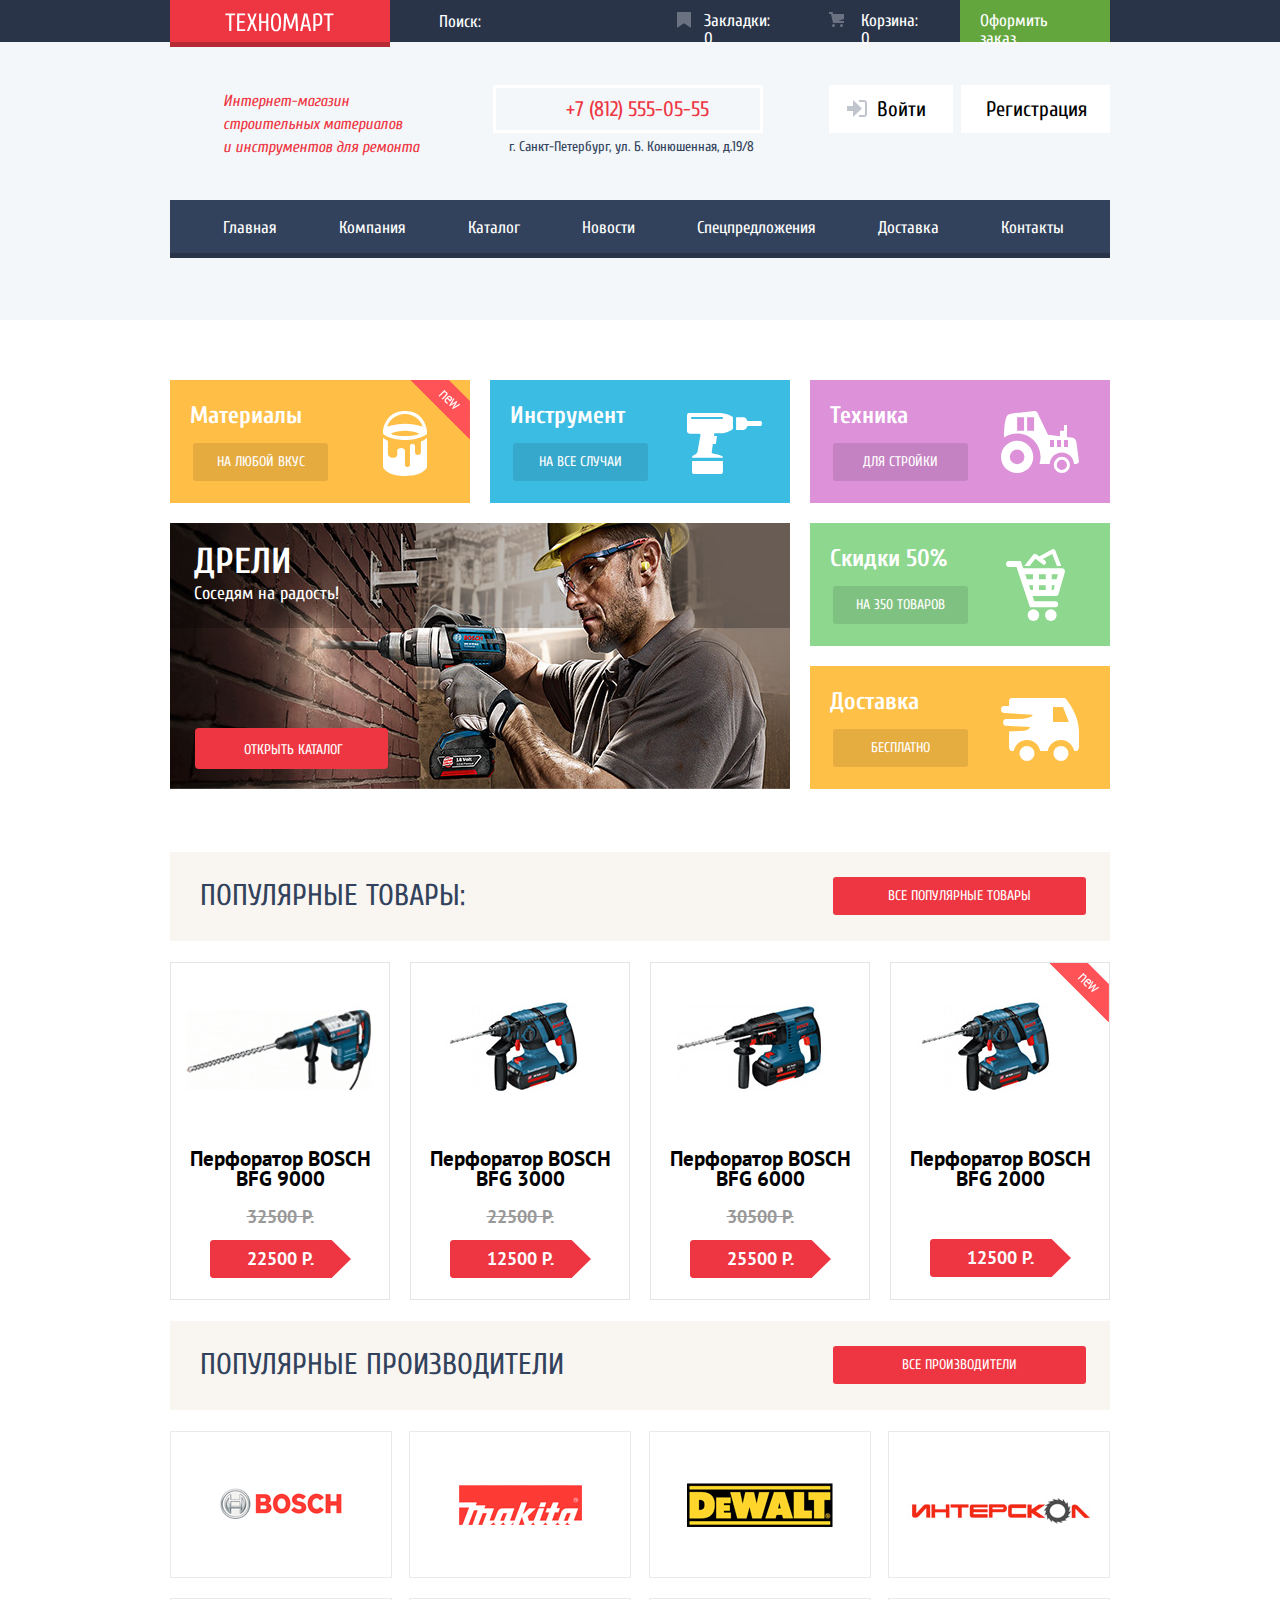
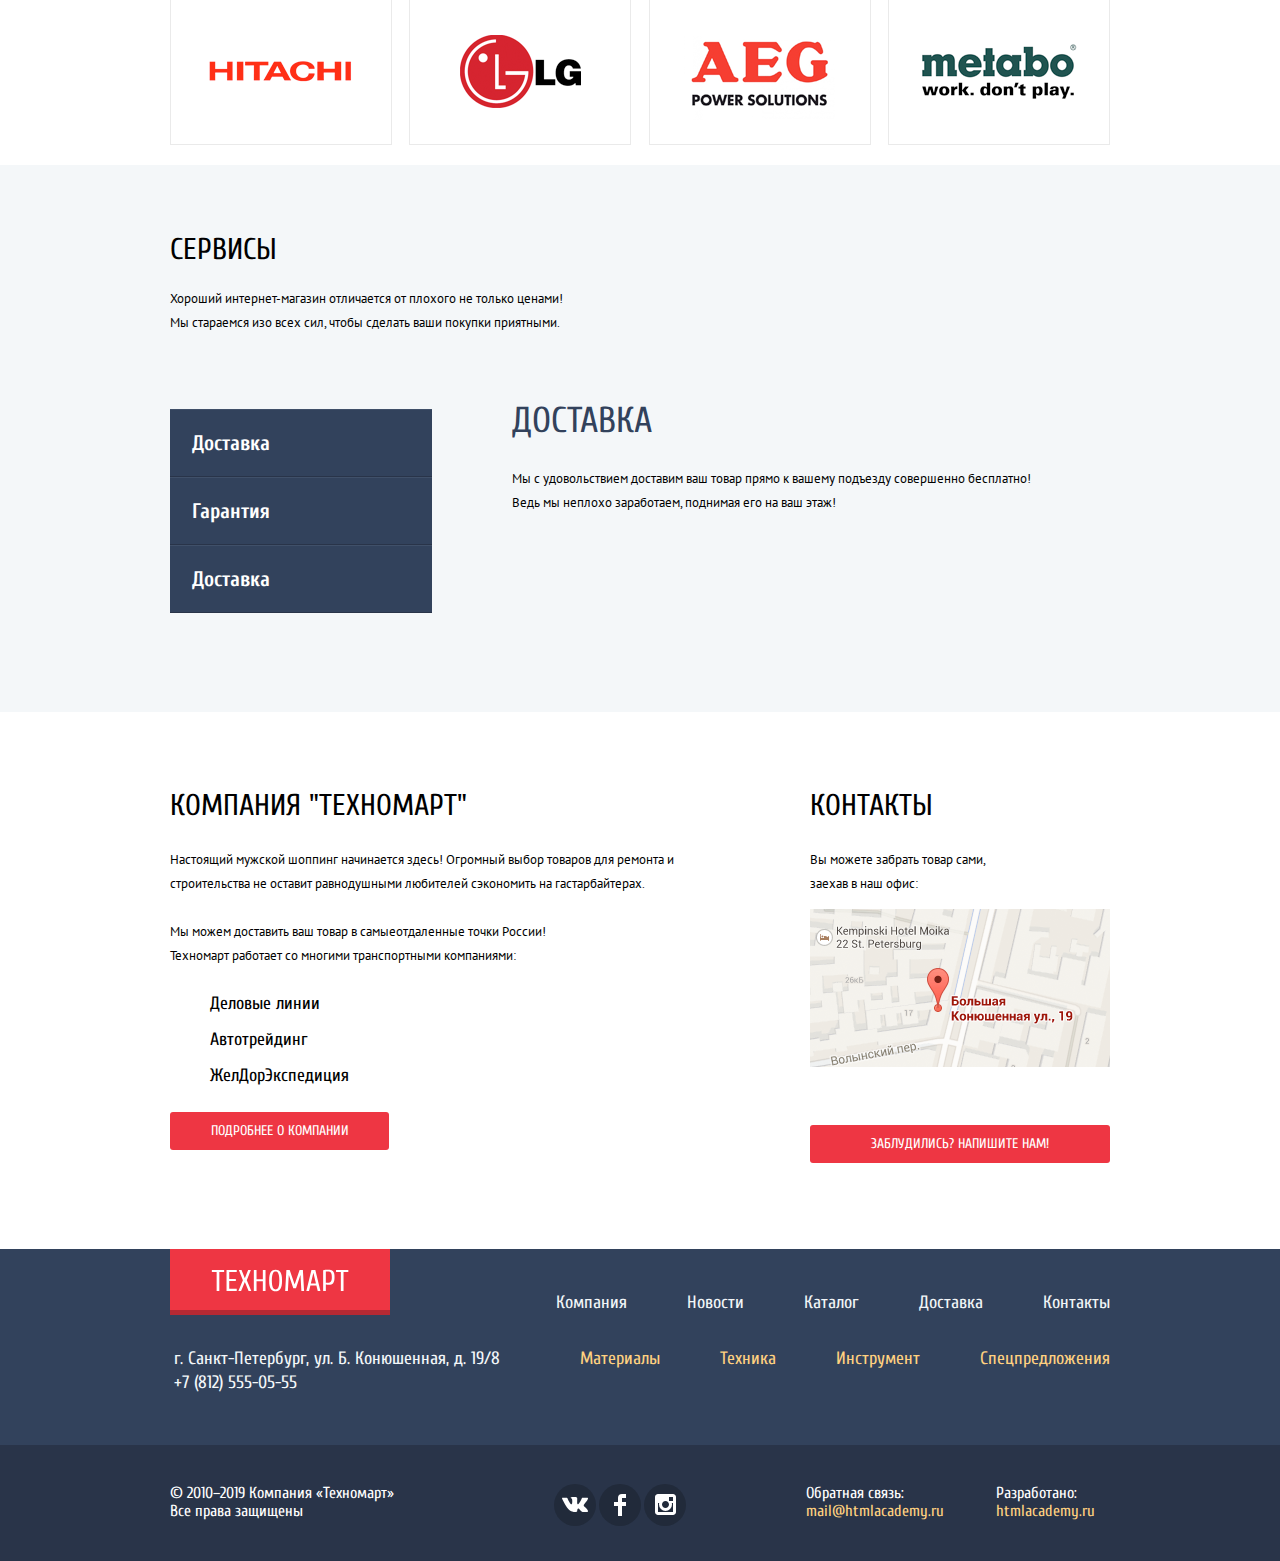
<file: index.html>
<!DOCTYPE html>
<html lang="ru">
  <head>
    <meta charset="utf-8">
    <title>HTML Academy: Техномарт</title>
    <link
      href="https://fonts.googleapis.com/css?family=Cuprum:400,400i,700|PT+Sans:400,700&display=swap&subset=cyrillic"
      rel="stylesheet">
    <link rel="stylesheet" href="css/normalize.css">
    <link rel="stylesheet" href="css/style.css">
  </head>
  <body>
    <!-- Заголовок -->
    <header class="main-header">
      <div class="main-nav-wrapper">
        <div class="container">
          <a class="logo" href="index.html"><img src="img/logo-name.svg" width="109px" height="19px"
              alt="Логотип интернет-магазина Техномаркт"></a>
          <div class="search">
            <form action="#" method="GET">
              <input type="search" name="search" placeholder="Поиск:">
            </form>
          </div>
          <a class="bookmark" href="">Закладки: 0</a>
          <a class="cart" href="">Корзина: 0</a>
          <a class="order" href="">Оформить заказ</a>
        </div>
      </div>

      <div class="container">
        <div class="header-bottom">
          <div class="about">
            <p>
              Интернет-магазин<br>
              строительных материалов<br>
              и инструментов для ремонта
            </p>
          </div>
          <div class="info">
              <div class="phone">
                <p>+7 (812) 555-05-55</p>
              </div>
              <div class="address">
                <p>г. Санкт-Петербург, ул. Б. Конюшенная, д.19/8</p>
              </div>
          </div>
          <div class="user">
            <a class="btn enter" href="">Войти</a>
            <a class="btn registration" href="">Регистрация</a>
          </div>
        </div>
        <div class="header-nav">
          <nav class="main-nav">
            <ul class="nav-list">
              <li><a href="index.html">Главная</a></li>
              <li><a href="">Компания</a></li>
              <li><a href="catalog.html">Каталог</a></li>
              <li><a href="">Новости</a></li>
              <li><a href="">Спецпредложения</a></li>
              <li><a href="">Доставка</a></li>
              <li><a href="">Контакты</a></li>
            </ul>
          </nav>
        </div>
      </div>
    </header>

    <!-- Основное содержимое -->
    <main>
      <div class="container">
        <h1 class="visually-hidden">Интренет-магазин  "Техномаркт"</h1>
        <!-- Блок с категориями -->
        <h2 class="visually-hidden">Категории интернет-магазина</h2>
        <section class="category">
          <div class="category-top">
            <div class="category-item">
              <p>Материалы</p>
              <a class="btn" href="">На любой вкус</a>
            </div>
            <div class="category-item">
              <p>Инструмент</p>
              <a class="btn" href="">На все случаи</a>
            </div>
            <div class="category-item">
              <p>Техника</p>
              <a class="btn" href="">Для стройки</a>
            </div>
          </div>
          <div class="category-bottom">
            <div class="slider">
              <div class="slider-title">
                <p>Дрели</p>
                <span>Соседям на радость!</span>
              </div>
              <a class="btn" href="catalog.html">Открыть каталог</a>
              <img src="img/slider-image.jpg" alt="Шуруповерт    в работе">
              <!-- <img src="img/slide-image2.jpg"  alt="Дрель   в  работе"> -->
            </div>
            <div class="category-bottom-right">
              <div class="category-item">
                <p>Скидки 50%</p>
                <a class="btn" href="">На 350 товаров</a>
              </div>
              <div class="category-item">
                <p>Доставка</p>
                <a class="btn" href="">Бесплатно</a>
              </div>
            </div>
          </div>
        </section>

        <!-- Блок с популярными товарами -->
        <section class="popular-products">
          <div class="popular-products-title">
            <h2>Популярные товары:</h2>
            <a class="btn" href="">Все популярные товары</a>
          </div>
          <ul>
            <li class="catalog-item">
              <div class="pay-buttons">
                <a href="" class="btn buy-btn">Купить</a>
                <a href="" class="btn bookmark-btn">В закладки</a>
              </div>
              <p><img src="img/bfg9000.jpg" alt="Перфоратор BOSCH BFG3000"></ p>
                <h3>
                  <a class="item-name" href="">
                    Перфоратор BOSCH BFG 9000
                  </a>
                </h3>
                <span class="old-price">32500 Р.</span>
                <div class="red-price">
                  <span>22500 Р.</span>
                </div>
            </li>
            <li class="catalog-item">
              <div class="pay-buttons">
                <a href="" class="btn buy-btn">Купить</a>
                <a href="" class="btn bookmark-btn">В закладки</a>
              </div>
              <p><img src="img/bfg3000.jpg" alt="Перфоратор BOSCH BFG3000"></ p>
                <h3>
                  <a class="item-name" href="">
                    Перфоратор BOSCH BFG 3000
                  </a>
                </h3>
                <span class="old-price">22500 Р.</span>
                <div class="red-price">
                  <span>12500 Р.</span>
                </div>
            </li>
            <li class="catalog-item">
              <div class="pay-buttons">
                <a href="" class="btn buy-btn">Купить</a>
                <a href="" class="btn bookmark-btn">В закладки</a>
              </div>
              <p><img src="img/bfg6000.jpg" alt="Перфоратор BOSCH BFG6000"></ p>
                <h3>
                  <a class="item-name" href="">
                    Перфоратор BOSCH BFG 6000
                  </a>
                </h3>
                <span class="old-price">30500 Р.</span>
                <div class="red-price">
                  <span>25500 Р.</span>
                </div>
            </li>
            <li class="catalog-item only-red">
              <div class="pay-buttons">
                <a href="" class="btn buy-btn">Купить</a>
                <a href="" class="btn bookmark-btn">В закладки</a>
              </div>
              <p><img src="img/bfg2000.jpg" alt="Перфоратор BOSCH BFG2000"></p>
              <h3>
                <a class="item-name" href="">
                  Перфоратор BOSCH BFG 2000
                </a>
              </h3>
              <div class="red-price">
                <span>12500 Р.</span>
              </div>
            </li>
          </ul>
        </section>

        <!-- Блок с популярными производителями -->
        <section class="popular-manufacturers">
          <div class="popular-products-title">
            <h2>Популярные производители</h2>
            <a class="btn" href="">Все производители</a>
          </div>
          <ul>
            <li>
              <a href="">
                <img src="img/bosch.png" alt="Компания  Bosch">
              </a>
            </li>
            <li>
              <a href="">
                <img src="img/makita.png" alt="Компания   Makita">
              </a>
            </li>
            <li>
              <a href="">
                <img src="img/de-walt.png" alt="Компания  Dewalt">
              </a>
            </li>
            <li>
              <a href="">
                <img src="img/interskol.png" alt="Компания  Интерскол">
              </a>
            </li>
            <li>
              <a href="">
                <img src="img/hitachi.png" alt="Компания  Hitachi">
              </a>
            </li>
            <li>
              <a href="">
                <img src="img/lg.png" alt="LG">
              </a>
            </li>
            <li>
              <a href="">
                <img src="img/aeg.png" alt="AEG Power   Solution">
              </a></li>
            <li>
              <a href="">
                <img src="img/metabo.png" alt="Metabo"></a></ li>
          </ul>
        </section>
      </div>

      <!-- Блок с описнием сервисов и доставки -->
      <section class="services">
        <div class="services-wrap">
          <div class="container">
            <div>
              <h2>Сервисы</h2>
              <p class="services-info" >Хороший   интернет-магазин отличается от   плохого   не   только ценами! <br>
              Мы стараемся изо всех сил, чтобы сделать ваши      покупки приятными.
            </p>
            </div>
            <div class="services-items-wrap">
              <ul class="services-items">
                <li><a href="">Доставка</a></li>
                <li><a href="">Гарантия</a></li>
                <li><a href="">Доставка</a></li>
              </ul>
              <div class="services-items-info">
                <div class="services-delivery">
                  <p>Доставка</p>
                  <p class="services-info" >Мы с  удовольствием   доставим ваш товар прямо
                  к вашему подъезду совершенно бесплатно!   <br>
                  Ведь мы неплохо заработаем, поднимая его  на    ваш этаж!
                  </p>
                </div>
                <div class="services-guarantee">
                  <p>Гарантия</p>
                  <p class="services-info">
                  Если купленный у нас товар поломается или      заискрит, а также в случае пожара,      спровоцированного его возгоранием, вы     всегда можете быть уверены в нашей
                  гарантии. Мы обменяем сгоревший товар на     новый. <br>
                  Дом уж восстановите как-нибудь сами.
                  </p>
                </div>
                <div class="services-credit">
                  <p>Кредит</p>
                  <p class="services-info">
                  Залезть в долговую яму стало проще! <br>
                  Кредитные консультанты придут вам на    помощь.
                  </p>
                </div>
              </div>
            </div>
          </div>
        </div>
      </section>

      <!-- Блок с описанием комании и контактами -->
      <div class="container technomart">
        <section class="delivery">
          <h2>Компания "Техномарт"</h2>
          <p>Настоящий мужской шоппинг начинается здесь!    Огромный выбор товаров для ремонта и строительства     не оставит
          равнодушными любителей сэкономить на    гастарбайтерах.</p>
          <p>Мы можем доставить ваш товар в самыеотдаленные    точки России! <br>
          Техномарт работает со многими транспортными     компаниями:<p>
          <ul>
            <li>Деловые линии</li>
            <li>Автотрейдинг</li>
            <li>ЖелДорЭкспедиция</li>
          </ul>
          <a class="btn" href="">подробнее о компании</a>
        </section>

        <section class="contacts">
          <h2>Контакты</h2>
          <p>Вы можете забрать товар сами, <br> заехав в наш   офис:</p>
          <a class="contact-map" href="">
          <img src="img/map.png" width="300px"  height="158px"   alt="Схема проезда к нашему   магазину">
          </a>
          <a class="btn feedback" href="">Заблудились? Напишите нам!</a>
        </section>
      </div>
    </main>

    <!-- Футер -->
    <footer class="main-footer">
        <div class="footer-light-wrapper">
          <div class="container">
            <div class="top-footer">
              <a class="logo footer-logo" href="index.html"><img  src="img/invalid-name.svg" width="138px"     height="23px" alt="Логотип    интернет-магазина    Техномаркт"></a>
              <ul class="footer-nav-list">
                <li><a href="">Компания</a></li>
                <li><a href="">Новости</a></li>
                <li><a href="catalog.html">Каталог</a></li>
                <li><a href="">Доставка</a></li>
                <li><a href="">Контакты</a></li>
              </ul>
            </div>

            <div class="middle-footer">
              <p>
              г. Санкт-Петербург, ул. Б. Конюшенная, д. 19/8     <br>
              +7 (812) 555-05-55
              </p>
              <ul class="footer-nav-list">
                <li><a href="">Материалы</a></li>
                <li><a href="">Техника</a></li>
                <li><a href="">Инструмент</a></li>
                <li><a href="">Спецпредложения</a></li>
              </ul>
            </div>
          </div>
        </div>
        <div class="footer-dark-wrapper">
          <div class="container">
            <div class="bottom-footer">
              <p>© 2010–2019 Компания «Техномарт» <br>
              Все права защищены
              </p>
              <ul>
               <li>
                <a class="social-btn" href=""><span class="visually-hidden">Вконтакте</span>
                  <svg xmlns="http://www.w3.org/2000/svg" width="26" height="15" viewBox="0 0 26 15">
                    <path fill="#FFF"
                      d="M16.138 11.51c.956-.309 2.18 2.04 3.483 2.939.978.681 1.727.534 1.727.534l3.473-.05s1.815-.112.957-1.554c-.071-.12-.503-1.069-2.585-3.022-2.177-2.043-1.882-1.712.739-5.244 1.597-2.153 2.236-3.468 2.036-4.028-.192-.539-1.365-.399-1.365-.399L20.69.713c-.381.001-.704.119-.851.515-.003.004-.621 1.666-1.445 3.079-1.741 2.989-2.436 3.148-2.724 2.961-.661-.433-.494-1.737-.494-2.664 0-2.897.432-4.105-.846-4.417-.427-.104-.739-.172-1.828-.182-1.392-.021-2.574 0-3.244.329-.445.223-.786.712-.579.74.26.035.843.16 1.155.586.401.552.389 1.789.389 1.789s.229 3.411-.54 3.834c-.528.29-1.25-.302-2.803-3.016-.793-1.388-1.392-2.922-1.392-2.922s-.116-.285-.326-.441c-.25-.185-.6-.244-.6-.244L.848.684S.29.7.085.946c-.182.218-.015.668-.015.668s2.909 6.881 6.203 10.347c3.02 3.182 6.452 2.971 6.452 2.971h1.555s.469-.054.709-.312c.224-.24.214-.691.214-.691s-.031-2.109.935-2.419z" />
                  </svg>
                </a>
              </li>
              <li>
                <a class="social-btn" href=""><span class="visually-hidden">Фейсбук</span>
                  <svg xmlns="http://www.w3.org/2000/svg" width="12" height="22" viewBox="0 0 12 22">
                    <path fill="#FFF" d="M12 4V0H8a4 4 0 0 0-4 4v4H0v4h4v10h4V12h4V8H8V4h4z" />
                  </svg>
                </a>
              </li>
               <li>
                 <a class="social-btn" href=""><span class="visually-hidden">Инстаграм</span>
                  <svg xmlns="http://www.w3.org/2000/svg" width="21" height="21" viewBox="0 0 21 21">
                    <path fill="#FFF"
                      d="M18 0H3C1.35 0 0 1.35 0 3v15c0 1.65 1.35 3 3 3h15c1.65 0 3-1.35 3-3V3c0-1.65-1.35-3-3-3zm-7.5 7c1.93 0 3.5 1.57 3.5 3.5S12.43 14 10.5 14 7 12.43 7 10.5 8.57 7 10.5 7zM18 18H3V9h1.181A6.504 6.504 0 0 0 4 10.5a6.5 6.5 0 1 0 13 0 6.45 6.45 0 0 0-.181-1.5H18v9zm0-11h-4V3h4v4z" />
                  </svg>
                 </a>
              </li>
              </ul>
              <p>
              Обратная связь: <br>
              <a class="footer-links"  href="mailto:mail@htmlacademy.ru">mail@htmlacademy.ru</a>
              </p>
              <p>
              Разработано: <br>
              <a class="footer-links" href="https://htmlacademy.ru/intensive/     htmlcss">htmlacademy.ru</a>
              </p>
            </div>
          </div>
        </div>
    </footer>

    <!-- размечаем pop-up c картой -->
    <section class="modal modal-map">
      <h2 class="visually-hidden">Как добраться</h2>
      <iframe
        src="https://www.google.com/maps/embed?pb=!1m18!1m12!1m3!1d999.3063546076781!2d30.32264872227694!3d59.93856844561818!2m3!1f0!2f0!3f0!3m2!1i1024!2i768!4f13.1!3m3!1m2!1s0x4696310fca5ba729%3A0xea9c53d4493c879f!2z0JHQvtC70YzRiNCw0Y8g0JrQvtC90Y7RiNC10L3QvdCw0Y8g0YPQuy4sIDE5LCDQodCw0L3QutGCLdCf0LXRgtC10YDQsdGD0YDQsywgMTkxMTg2!5e0!3m2!1sru!2sru!4v1576388647509!5m2!1sru!2sru"
        width="940" height="446" frameborder="0" style="border:0;" allowfullscreen=""></iframe>
      <!-- <p>
        <img src="img/map-modal.png" width="940px" height="446px" alt="Офис компании находится по адресу Большая Конюшенная  ул., 19">
      </p> -->
      <button class="modal-close" type="button">
        <span class="visually-hidden">Закрыть</span>
      </button>
    </section>

    <!-- размечаем pop-up с формой обратной связи-->
    <section class="modal modal-feedback">
      <h2 class="visually-hidden">Форма обратной связи</h2>
      <form class="feedback-form" action="https://echo.htmlacademy.ru" method="post">
        <div class="feedback-form-top">
          <div class="feedback-container">
            <p class="feedback-item">
              <label for="field-name">Ваше имя:</label>
              <input type="text" name="yourname" placeholder="Имя Фамилия" id="field-name">
            </p>
            <p class="feedback-item">
              <label for="field-email">Ваш e-mail:</label>
              <input type="text" name="email"         placeholder="email@example.com" id="field-email">
            </p>
            <p>
              <label for="field-letter">Текст письма</label>
              <textarea name="letter" id="field-letter" cols="30"         rows="5" placeholder="В свободной форме"></textarea>
            </p>
          </div>
        </div>
        <div class="feedback-form-bottom">
          <div class="feedback-container">
            <button class="btn" type="submit">Отправить</button>
          </div>
        </div>
      </form>
      <button class="modal-close" type="button">
        <span class="visually-hidden">Закрыть</span>
      </button>
    </section>
  <script src="js/feedbackpopup.js"></script>
  <script src="js/mappopup.js"></script>
  </body>
</html>
</file>
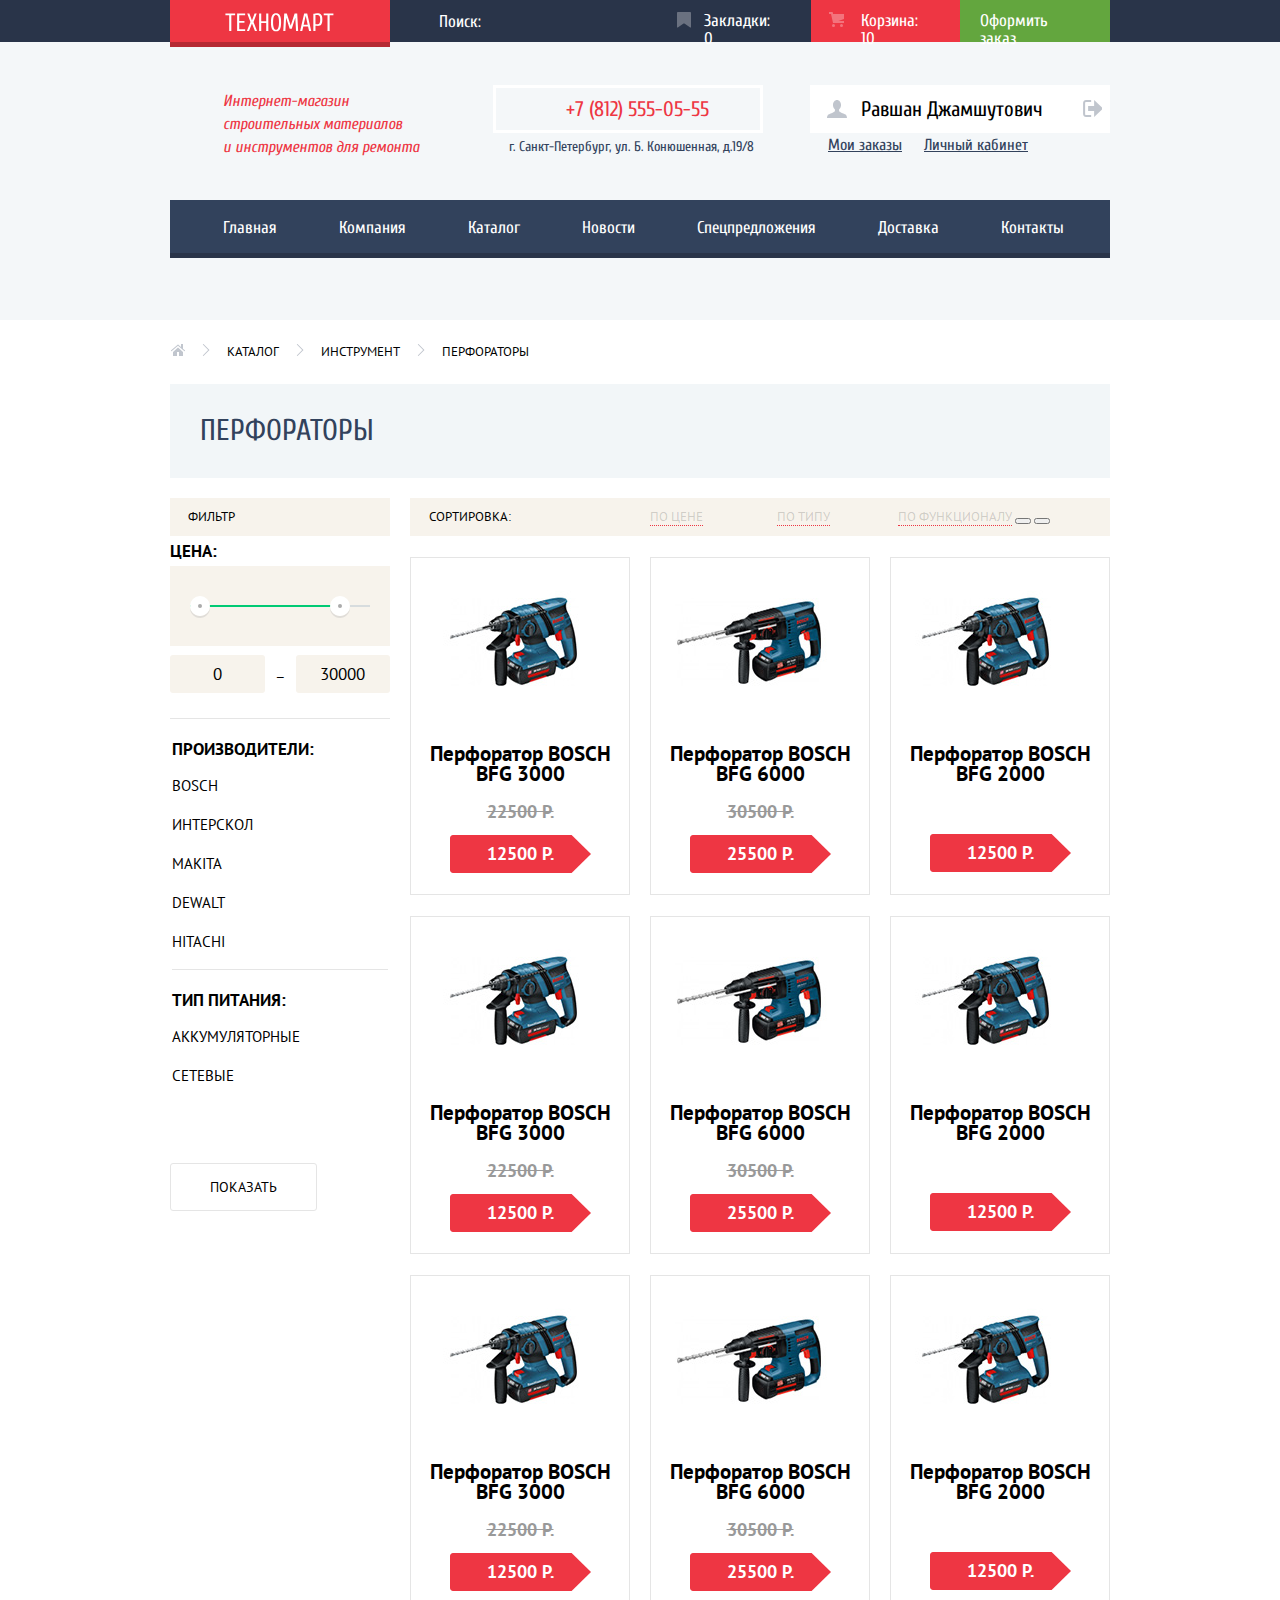
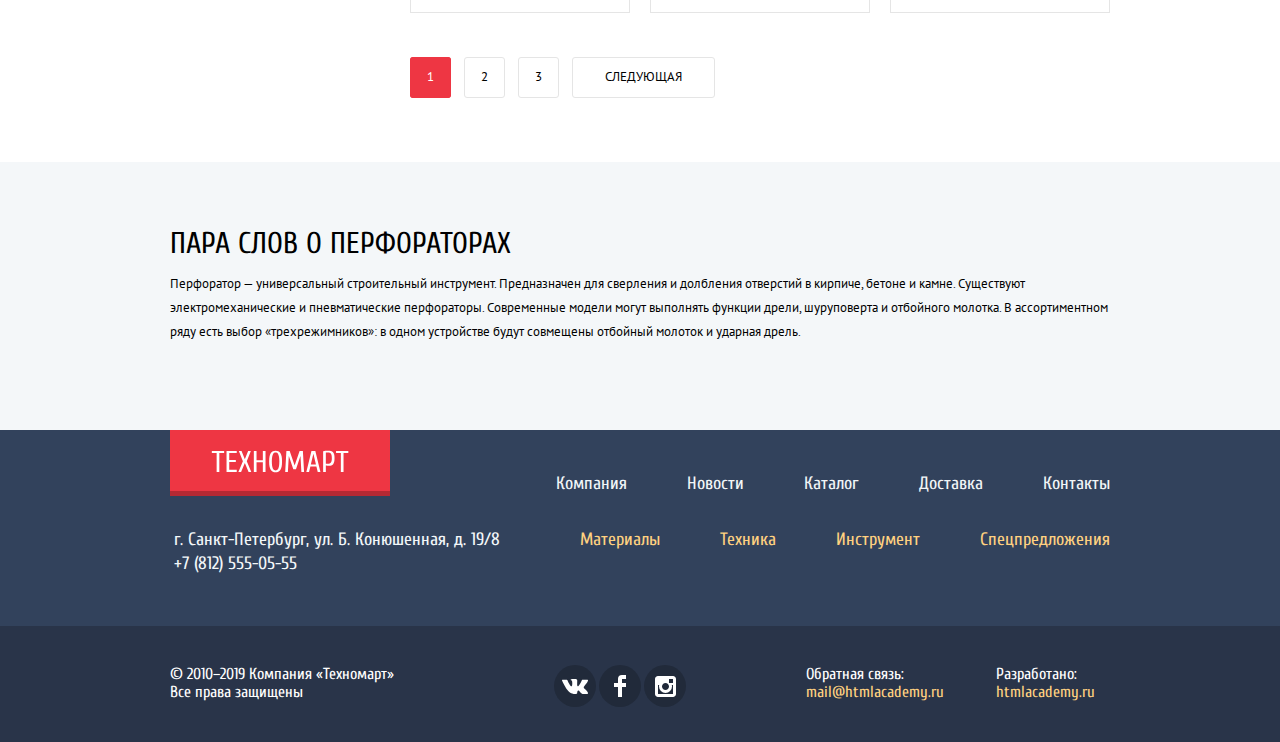
<file: catalog.html>
<!DOCTYPE html>
<html lang="ru">

<head>
  <meta charset="utf-8">
  <title>HTML Academy: Техномарт</title>
  <link href="https://fonts.googleapis.com/css?family=Cuprum:400,400i,700|PT+Sans:400,700&display=swap&subset=cyrillic"
    rel="stylesheet">
  <link rel="stylesheet" href="css/normalize.css">
  <link rel="stylesheet" href="css/style.css">
</head>

<body>
  <!-- Заголовок -->
  <header class="main-header">
    <div class="main-nav-wrapper">
      <div class="container">
        <a class="logo" href="index.html"><img src="img/logo-name.svg" width="109px" height="19px"
            alt="Логотип интернет-магазина Техномаркт"></a>
        <div class="search">
          <form action="#" method="GET">
            <input type="search" name="search" placeholder="Поиск:">
          </form>
        </div>
        <a class="bookmark" href="">Закладки: 0</a>
        <a class="cart cart-full" href="">Корзина: 10</a>
        <a class="order" href="">Оформить заказ</a>
      </div>
    </div>

    <div class="container">
      <div class="header-bottom">
        <div class="about">
          <p>
            Интернет-магазин<br>
            строительных материалов<br>
            и инструментов для ремонта
          </p>
        </div>
        <div class="info">
          <div class="phone">
            <p>+7 (812) 555-05-55</p>
          </div>
          <div class="address">
            <p>г. Санкт-Петербург, ул. Б. Конюшенная, д.19/8</p>
          </div>
        </div>
        <div class="user">
          <a class="btn name" href="">Равшан Джамшутович</a>
          <a class="user-options" href="">Мои заказы</a>
          <span class="dot"></span>
          <a class="user-options" href="">Личный кабинет</a>
        </div>
      </div>
      <div class="header-nav">
        <nav class="main-nav">
          <ul class="nav-list">
            <li><a href="index.html">Главная</a></li>
            <li><a href="">Компания</a></li>
            <li><a href="catalog.html">Каталог</a></li>
            <li><a href="">Новости</a></li>
            <li><a href="">Спецпредложения</a></li>
            <li><a href="">Доставка</a></li>
            <li><a href="">Контакты</a></li>
          </ul>
        </nav>
      </div>
    </div>
  </header>

  <!-- Основное содержимое -->
  <main>
    <div class="container">
    <!-- Хлебные крошки -->
    <section class="breadcrumbs">
      <ul>
        <li><a href="index.html"><img src="img/icon-home.svg" alt=""></a></li>
        <li><img src="img/icon-right-small.svg" alt=""></li>
        <li><a href="catalog.html">Каталог</a></li>
        <li><img src="img/icon-right-small.svg" alt=""></li>
        <li><a href="">Инструмент</a></li>
        <li><img src="img/icon-right-small.svg" alt=""></li>
        <li><a href="">Перфораторы</a></li>
      </ul>
    </section>

    <h1>Перфораторы</h1>
    <section class="catalog">
      <h2 class="visually-hidden">Фильтр товаров</h2>
      <form action="https://echo.htmlacademy.ru" method="GET">
        <p>Фильтр</p>
        <!-- делаем слайдер диапазона пока только визуально -->
        <div class="range-filter">
          <span class="form-headline">Цена:</span>
          <div class="range-control">
            <div class="bar-background">
              <div class="bar"></div>
            </div>
            <span class="toggle toggle-start"><img src="img/filter-button.svg" alt="Левая кнопка фильтра"></span>
            <span class="toggle toggle-end"><img src="img/filter-button.svg" alt="Правая кнопка фильтра"></span>
          </div>
          <div class="price-range">
            <div class="price-start">
              <span>0</span>
            </div>
            <span>–</span>
            <div class="price-end">
              30000
            </div>
          </div>
        </div>
        <fieldset class="manufacturers">
          <legend class="form-headline">Производители:</legend>
          <p>
            <input type="checkbox" name="BOSCH" class="visually-hidden" id="filter-bosch" checked>
            <span class="checkbox-icon"></span>
            <label for="filter-bosch">BOSCH</label>
          </p>
          <p>
            <input type="checkbox" name="ИНТЕРСКОЛ" class="visually-hidden" id ="filter-interskol">
            <span class="checkbox-icon"></span>
            <label for="filter-interskol">ИНТЕРСКОЛ</label>
          </p>
          <p>
            <input type="checkbox" name="MAKITA" class="visually-hidden"  id="filter-makita" checked>
            <span class="checkbox-icon"></span>
            <label for="filter-makita">MAKITA</label>
          </p>
          <p>
            <input type="checkbox" name="DEWALT" class="visually-hidden" id ="filter-dewalt">
            <span class="checkbox-icon"></span>
            <label for="filter-dewalt">DEWALT</label>
          </p>
          <p>
            <input type="checkbox" name="HITACHI" class="visually-hidden" id="filter-hitachi">
            <span class="checkbox-icon"></span>
            <label for="filter-hitachi">HITACHI</label>
          </p>
        </fieldset>
        <fieldset class="power">
          <legend class="form-headline">Тип питания:</legend>
          <p>
            <input type="radio" name="power" class="visually-hidden" value="battery-type" id="filter-battery">
            <span class="radio-icon"></span>
            <label for="filter-battery">АККУМУЛЯТОРНЫЕ</label>
          </p>
          <p>
            <input type="radio" name="power" class="visually-hidden" value="power-type" id="filter-power" checked>
            <span class="radio-icon"></span>
            <label for="filter-power">СЕТЕВЫЕ</label>
          </p>
        </fieldset>
        <button class="btn show" type="submit">Показать</button>
      </form>


      <!-- Блок с сортировкой -->
      <section class="catalog-items">
        <div class="sorting-wrap">
          <div class="sorting">
            <p>Сортировка:</p>
          </div>
          <div class="sorting-type">
            <a class="by-price" href="">По цене</a>
            <a class="by-type" href="">По типу</a>
            <a class="by-functional" href="">По функционалу</a>
            <button type="button"></button>
            <button type="button"></button>
          </div>
        </div>
        <!-- Блок с карточками товаров -->
        <h2 class="visually-hidden">Карточки товаров</h2>
        <ul class="grid-items">
          <li class="catalog-item">
            <div class="pay-buttons">
              <a href="" class="btn buy-btn">Купить</a>
              <a href="" class="btn bookmark-btn">В закладки</a>
            </div>
            <p><img src="img/bfg3000.jpg" alt="Перфоратор BOSCH BFG3000"></p>
            <h3>
              <a class="item-name" href="">
                Перфоратор BOSCH BFG 3000
              </a>
            </h3>
            <span class="old-price">22500 Р.</span>
            <div class="red-price">
              <span>12500 Р.</span>
            </div>
          </li>
          <li class="catalog-item">
            <div class="pay-buttons">
              <a href="" class="btn buy-btn">Купить</a>
              <a href="" class="btn bookmark-btn">В закладки</a>
            </div>
            <p><img src="img/bfg6000.jpg" alt="Перфоратор BOSCH BFG6000"></p>
            <h3>
              <a class="item-name" href="">
                Перфоратор BOSCH BFG 6000
              </a>
            </h3>
            <span class="old-price">30500 Р.</span>
            <div class="red-price">
              <span>25500 Р.</span>
            </div>
          </li>
          <li class="catalog-item only-red">
            <div class="pay-buttons">
              <a href="" class="btn buy-btn">Купить</a>
              <a href="" class="btn bookmark-btn">В закладки</a>
            </div>
            <p><img src="img/bfg2000.jpg" alt="Перфоратор BOSCH BFG2000"></p>
            <h3>
              <a class="item-name" href="">
                Перфоратор BOSCH BFG 2000
              </a>
            </h3>
            <div class="red-price">
              <span>12500 Р.</span>
            </div>
          </li>
          <li class="catalog-item">
            <div class="pay-buttons">
              <a href="" class="btn buy-btn">Купить</a>
              <a href="" class="btn bookmark-btn">В закладки</a>
            </div>
            <p><img src="img/bfg3000.jpg" alt="Перфоратор BOSCH BFG3000"></ p>
            <h3>
              <a class="item-name" href="">
                Перфоратор BOSCH BFG 3000
              </a>
            </h3>
            <span class="old-price">22500 Р.</span>
            <div class="red-price">
              <span>12500 Р.</span>
            </div>
          </li>
          <li class="catalog-item">
            <div class="pay-buttons">
              <a href="" class="btn buy-btn">Купить</a>
              <a href="" class="btn bookmark-btn">В закладки</a>
            </div>
            <p><img src="img/bfg6000.jpg" alt="Перфоратор BOSCH BFG6000"></ p>
            <h3>
              <a class="item-name" href="">
                Перфоратор BOSCH BFG 6000
              </a>
            </h3>
            <span class="old-price">30500 Р.</span>
            <div class="red-price">
              <span>25500 Р.</span>
            </div>
          </li>
          <li class="catalog-item only-red">
            <div class="pay-buttons">
              <a href="" class="btn buy-btn">Купить</a>
              <a href="" class="btn bookmark-btn">В закладки</a>
            </div>
            <p><img src="img/bfg2000.jpg" alt="Перфоратор BOSCH BFG2000"></p>
            <h3>
              <a class="item-name" href="">
                Перфоратор BOSCH BFG 2000
              </a>
            </h3>
            <div class="red-price">
              <span>12500 Р.</span>
            </div>
          </li>
          <li class="catalog-item">
            <div class="pay-buttons">
              <a href="" class="btn buy-btn">Купить</a>
              <a href="" class="btn bookmark-btn">В закладки</a>
            </div>
            <p><img src="img/bfg3000.jpg" alt="Перфоратор BOSCH BFG3000"></ p>
            <h3>
              <a class="item-name" href="">
                Перфоратор BOSCH BFG 3000
              </a>
            </h3>
            <span class="old-price">22500 Р.</span>
            <div class="red-price">
              <span>12500 Р.</span>
            </div>
          </li>
          <li class="catalog-item">
            <div class="pay-buttons">
              <a href="" class="btn buy-btn">Купить</a>
              <a href="" class="btn bookmark-btn">В закладки</a>
            </div>
            <p><img src="img/bfg6000.jpg" alt="Перфоратор BOSCH BFG6000"></ p>
            <h3>
              <a class="item-name" href="">
                Перфоратор BOSCH BFG 6000
              </a>
            </h3>
            <span class="old-price">30500 Р.</span>
            <div class="red-price">
              <span>25500 Р.</span>
            </div>
          </li>
          <li class="catalog-item only-red">
            <div class="pay-buttons">
              <a href="" class="btn buy-btn">Купить</a>
              <a href="" class="btn bookmark-btn">В закладки</a>
            </div>
            <p><img src="img/bfg2000.jpg" alt="Перфоратор BOSCH BFG2000"></ p>
            <h3>
              <a class="item-name" href="">
                Перфоратор BOSCH BFG 2000
              </a>
            </h3>
            <div class="red-price">
              <span>12500 Р.</span>
            </div>
          </li>
        </ul>

        <!-- Пагинация -->
        <ul class="pagination">
          <li><a class="active" href="">1</a></li>
          <li><a href="">2</a></li>
          <li><a href="">3</a></li>
          <li><a class="next-page" href="">Следующая</a></li>
        </ul>
      </section>
    </section>
    </div>
    <!-- Блок с инфой о перфораторах -->
    <div class="about-wrapper">
      <div class="container">
        <article class="about-perforators">
        <h2 class="visually-hidden">Статья о перфораторах</h2>
        <p>Пара слов о перфораторах</p>
        <p>Перфоратор — универсальный строительный  инструмент.  Предназначен для сверления и долбления  отверстий в   кирпиче,
        бетоне и камне.
        Существуют электромеханические и пневматические     перфораторы. Современные модели могут выполнять     функции дрели,
        шуруповерта и отбойного молотка. В ассортиментном   ряду  есть выбор «трехрежимников»: в одном  устройстве будут
        совмещены отбойный молоток и ударная дрель.</p>
        </article>
      </div>
    </div>
  </main>

  <!-- Футер -->
  <footer class="main-footer">
    <div class="footer-light-wrapper">
      <div class="container">
        <div class="top-footer">
          <a class="logo footer-logo" href="index.html"><img src="img/invalid-name.svg" width="138px" height="23px"
              alt="Логотип    интернет-магазина    Техномаркт"></a>
          <ul class="footer-nav-list">
            <li><a href="">Компания</a></li>
            <li><a href="">Новости</a></li>
            <li><a href="catalog.html">Каталог</a></li>
            <li><a href="">Доставка</a></li>
            <li><a href="">Контакты</a></li>
          </ul>
        </div>

        <div class="middle-footer">
          <p>
            г. Санкт-Петербург, ул. Б. Конюшенная, д. 19/8 <br>
            +7 (812) 555-05-55
          </p>
          <ul class="footer-nav-list">
            <li><a href="">Материалы</a></li>
            <li><a href="">Техника</a></li>
            <li><a href="">Инструмент</a></li>
            <li><a href="">Спецпредложения</a></li>
          </ul>
        </div>
      </div>
    </div>
    <div class="footer-dark-wrapper">
      <div class="container">
        <div class="bottom-footer">
          <p>© 2010–2019 Компания «Техномарт» <br>
            Все права защищены
          </p>
          <ul>
            <li>
              <a class="social-btn" href=""><span class="visually-hidden">Вконтакте</span>
                <svg xmlns="http://www.w3.org/2000/svg" width="26" height="15" viewBox="0 0 26 15">
                  <path fill="#FFF"
                    d="M16.138 11.51c.956-.309 2.18 2.04 3.483 2.939.978.681 1.727.534 1.727.534l3.473-.05s1.815-.112.957-1.554c-.071-.12-.503-1.069-2.585-3.022-2.177-2.043-1.882-1.712.739-5.244 1.597-2.153 2.236-3.468 2.036-4.028-.192-.539-1.365-.399-1.365-.399L20.69.713c-.381.001-.704.119-.851.515-.003.004-.621 1.666-1.445 3.079-1.741 2.989-2.436 3.148-2.724 2.961-.661-.433-.494-1.737-.494-2.664 0-2.897.432-4.105-.846-4.417-.427-.104-.739-.172-1.828-.182-1.392-.021-2.574 0-3.244.329-.445.223-.786.712-.579.74.26.035.843.16 1.155.586.401.552.389 1.789.389 1.789s.229 3.411-.54 3.834c-.528.29-1.25-.302-2.803-3.016-.793-1.388-1.392-2.922-1.392-2.922s-.116-.285-.326-.441c-.25-.185-.6-.244-.6-.244L.848.684S.29.7.085.946c-.182.218-.015.668-.015.668s2.909 6.881 6.203 10.347c3.02 3.182 6.452 2.971 6.452 2.971h1.555s.469-.054.709-.312c.224-.24.214-.691.214-.691s-.031-2.109.935-2.419z" />
                </svg>
              </a>
            </li>
            <li>
              <a class="social-btn" href=""><span class="visually-hidden">Фейсбук</span>
                <svg xmlns="http://www.w3.org/2000/svg" width="12" height="22" viewBox="0 0 12 22">
                  <path fill="#FFF" d="M12 4V0H8a4 4 0 0 0-4 4v4H0v4h4v10h4V12h4V8H8V4h4z" />
                </svg>
              </a>
            </li>
            <li>
              <a class="social-btn" href=""><span class="visually-hidden">Инстаграм</span>
                <svg xmlns="http://www.w3.org/2000/svg" width="21" height="21" viewBox="0 0 21 21">
                  <path fill="#FFF"
                    d="M18 0H3C1.35 0 0 1.35 0 3v15c0 1.65 1.35 3 3 3h15c1.65 0 3-1.35 3-3V3c0-1.65-1.35-3-3-3zm-7.5 7c1.93 0 3.5 1.57 3.5 3.5S12.43 14 10.5 14 7 12.43 7 10.5 8.57 7 10.5 7zM18 18H3V9h1.181A6.504 6.504 0 0 0 4 10.5a6.5 6.5 0 1 0 13 0 6.45 6.45 0 0 0-.181-1.5H18v9zm0-11h-4V3h4v4z" />
                </svg>
              </a>
            </li>
          </ul>
          <p>
            Обратная связь: <br>
            <a class="footer-links" href="mailto:mail@htmlacademy.ru">mail@htmlacademy.ru</a>
          </p>
          <p>
            Разработано: <br>
            <a class="footer-links" href="https://htmlacademy.ru/intensive/     htmlcss">htmlacademy.ru</a>
          </p>
        </div>
      </div>
    </div>
  </footer>

  <!-- размечаем pop-up после добавления товара в корзину -->
  <section class="modal-check">
    <h2 class="visually-hidden">Всплывающее окно - вы добавили товар в корзину</h2>
    <img src="img/modal-check.svg" alt="товар добавлен в корзину">
    <p>Товар добавлен в корзину</p>
    <a href="#">Оформить заказ</a>
    <button class="button">Продолжить покупки</button>
    <img src="img/modal-close.svg" alt="Закрыть окно">
  </section>
</body>

</html>
</file>
<file: css/style.css>
body {
  margin: 0;
  padding: 0;

  font-family: "PT Sans", "Arial", sans-serif;
  font-size: 13px;
  line-height: 24px;
  font-weight: normal;
  color: #000000;

  background-color: #ffffff;
}

a {
  text-decoration: none;
}

.container {
  width: 940px;
  margin: 0 auto;
}

.btn {
  display: inline-block;
  font-family: "Cuprum","Arial",sans-serif;
  font-size: 14px;
  color: #ffffff;
  text-align: center;
  vertical-align: middle;
  text-transform: uppercase;
  background-color: #ee3643;
  border: none;
}

.visually-hidden:not(:focus):not(:active) {
  position: absolute;

  width: 1px;
  height: 1px;
  margin: -1px;
  border: 0;
  padding: 0;

  white-space: nowrap;

  clip-path: inset(100%);
  clip: rect(0 0 0 0);
  overflow: hidden;
}



/* стилизуем header */
.main-header {
  padding-bottom: 45px;
  font-family: "Cuprum","Arial",sans-serif;
  font-size: 17px;
  color: #ffffff;
  background-color: #f4f7f9;
}

.main-nav-wrapper {
  width: 100%;
  margin-bottom: 43px;
  background-color: #293449;
}

.main-nav-wrapper .container {
  display: flex;
  position: relative;
  height: 42px;
}


/* стилизуем логотип */
.logo {
  position: absolute;
  padding-top: 13px;
  padding-right: 56px;
  padding-bottom: 3px;
  padding-left: 55px;
  background-color: #ee3643;
  border-bottom: 5px solid #b52933;
}

.logo:hover,
.logo:focus {
  background-color: #ca2c37;
}

.logo:active {
  background-color: #ba2732;
}


/* стилизуем поле поиска */
.search {
  margin-left: 220px;
}

.search input {
  position: relative;
  width: 270px;
  height: 42px;
  padding-left: 49px;
  font-family: "Cuprum","Arial",sans-serif;
  color: #ffffff;
  font-size: 17px;
  line-height: 18px;
  background-color: #293449;
  border: none;
}

.search input::before {
  content: "";
  position: absolute;
  width: 14px;
  height: 16px;
  left: 17px;
  opacity: 0.3;
  background: url("../img/icon-bookmark.svg");
  background-repeat: no-repeat;
  background-position: 0 0;
}

.search input:hover {
  background-color: #212a3a;
}

.search input::placeholder {
  color: #ffffff;
}

.search input:focus {
  color: #000000;
  background-color: #ffffff;
  outline: none;
}


.bookmark,
.cart,
.order {
  padding-top: 12px;
}

/* Стилизуем кнопку закладок */
.bookmark {
  position: relative;
  padding-right: 28px;
  padding-left: 44px;
  font-family: "Cuprum","Arial",sans-serif;
  color: #ffffff;
  font-size: 17px;
  line-height: 18px;
}

.bookmark::before {
  content: "";
  position: absolute;
  width: 14px;
  height: 16px;
  left: 17px;
  opacity: 0.3;
  background: url("../img/icon-bookmark.svg");
  background-repeat: no-repeat;
  background-position: 0 0;
}

.bookmark:hover::before,
.bookmark:focus::before {
  opacity: 1;
}

.bookmark:active::before {
  opacity: 0.5;
}

.bookmark:hover,
.bookmark:focus {
  background-color: #212a3a;
}

.bookmark:active {
  color: rgba(255, 255, 255, 0.6);
  background-color: #161d29;
}


/* стилизуем кнопку корзины */
.cart {
  position: relative;
  padding-right: 30px;
  padding-left: 50px;
  font-family: "Cuprum", "Arial", sans-serif;
  color: #ffffff;
  font-size: 17px;
  line-height: 18px;
}

.cart::before {
  content: "";
  position: absolute;
  width: 15px;
  height: 15px;
  left: 18px;
  opacity: 0.3;
  background: url("../img/cart-icon.svg");
  background-repeat: no-repeat;
  background-position: 0 0;
}

.cart:hover::before,
.cart:focus::before {
  opacity: 1;
}

.cart:active::before {
  opacity: 0.5;
}

.cart:hover,
.cart:focus {
  background-color: #212a3a;
}

.cart:active {
  color: rgba(255, 255, 255, 0.5);
  background-color: #161d29;
}


/* стилизуем кнопку оформления заказа */
.order {
  padding-right: 22px;
  padding-left: 20px;
  line-height: 18px;
  color: #ffffff;
  background-color: #63a63e;
}

.order:hover,
.order:focus {
  background-color: #5fbb2d;
}

.order:active {
  color: rgba(255, 255, 255, 0.6);
  background-color: #518534;
}


/* стилизуем среднюю часть шапки */
.header-bottom {
  display: flex;
  margin-bottom: 41px;
}

.about {
  width: 270px;
  padding-left: 53px;
}

.about p {
  margin: 0;
  padding-top: 5px;
  font-style: italic;
  font-size: 16px;
  line-height: 23px;
  color: #ee3643;
}

/* блок с телефоном и адресом */
.info {
  width: 276px;
}

.phone {
  width: 264px;
  height: 42px;
  border: solid 3px #ffffff;
}

.phone p {
  display: block;
  margin: 0;
  padding: 9px 40px 7px 70px;
  font-size: 21px;
  letter-spacing: 0.01px;
  color: #ee3643;
}

.address p {
  margin-top: 2px;
  margin-bottom: 0;
  font-size: 14px;
  text-align: center;
  color: #32425c;
}

/* блок с кнопками войти/регистрация */
.enter {
  position: relative;
  padding-top: 12px;
  padding-right: 27px;
  padding-bottom: 12px;
  padding-left: 48px;
  font-size: 21px;
  text-transform: none;
  color: #000000;
  background-color: #ffffff;
}

.enter::before {
  content: "";
  position: absolute;
  width: 20px;
  height: 17px;
  top: 15px;
  left: 18px;
  background: url("../img/icon-login.svg");
  background-repeat: no-repeat;
  background-position: 0 0;
  opacity: 0.3;
}

.enter:hover::before,
.enter:focus::before {
  opacity: 1;
}

.enter:active::before {
  opacity: 0.3;
}

.registration {
  margin-left: 4px;
  padding-top: 12px;
  padding-right: 23px;
  padding-bottom: 12px;
  padding-left: 25px;
  font-size: 21px;
  text-transform: none;
  color: #000000;
  background-color: #ffffff;
}

.user {
  margin-left: auto;
}

.user a:hover,
.user a:focus {
  color: #ee3643;
}

.user a:active {
  color: rgba(0, 0, 0, 0.3);
}


/* блок с основной навигацией */
.main-nav {
  margin: 0;
  padding: 0;
}

.main-nav ul {
  background-color: #32425c;
  border-bottom: 5px solid #293449;
  list-style: none;
}

.main-nav a {
  display: block;
  padding-top: 16px;
  padding-right: 31px;
  padding-bottom: 13px;
  padding-left: 31px;
  color: #ffffff;
}

.main-nav a:hover,
.main-nav a:focus {
  background-color: #293449;
}

.main-nav a:active {
  color: rgba(255, 255, 255, 0.5);
}

.nav-list {
  display: flex;
  justify-content: space-between;
  padding-right: 55px;
  padding-left: 22px;
}


/* Блок с категориями */

.category {
  /* display: flex;
  flex-wrap: wrap;
  flex-direction: row;
  justify-content: space-between; */
  margin-top: 60px;
  font-family: "Cuprum", "Arial", sans-serif;
  margin-bottom: 43px;
}

.category-top,
.category-bottom {
  display: flex;
  justify-content: space-between;
}

.category-bottom-right {
  display: flex;
  flex-direction: column;
  justify-content: space-between;
}

.category-item {
  position: relative;
  width: 280px;
  height: 123px;
  margin-bottom: 20px;
  padding-left: 20px;
  color: #ffffff;
  background-color: #ffbf47;
}

.category-item a {
  min-width: 135px;
  height: 38px;
  margin-left: 3px;
  line-height: 38px;
  background-color: rgba(0, 0, 0, 0.1);
  border-radius: 3px;
}

.category-item a:hover,
.category-item a:focus {
  background-color: rgba(0, 0, 0, 0.2);
}

.category-item a:active {
  background-color: rgba(0, 0, 0, 0.3);
}

.category-item p {
  display: block;
  margin-bottom: 15px;
  font-size: 24px;
  font-weight: bold;
}

.category-top .category-item:first-child::before {
  content: "";
  position: absolute;
  width: 60px;
  height: 59px;
  top: 0;
  left: 240px;
  background: url("../img/new-flag.png");
  background-repeat: no-repeat;
  background-position: 0 0;
}

.category-item:first-child::after {
  content: "";
  position: absolute;
  width: 44px;
  height: 65px;
  top: 31px;
  left: 213px;
  background: url("../img/icon-1.svg");
  background-repeat: no-repeat;
  background-position: 0 0;
}

.category-item:nth-child(2) {
  background-color: #3bbce3;
}

.category-item:nth-child(2)::after {
  content: "";
  position: absolute;
  width: 75px;
  height: 61px;
  top: 33px;
  left: 197px;
  background: url("../img/icon-2.svg");
  background-repeat: no-repeat;
  background-position: 0 0;
}

.category-item:nth-child(3) {
  background-color: #dc91d8;
}

.category-item:nth-child(3)::after {
  content: "";
  position: absolute;
  width: 78px;
  height: 62px;
  top: 31px;
  left: 191px;
  background: url("../img/icon-3.svg");
  background-repeat: no-repeat;
  background-position: 0 0;
}

.category-bottom-right .category-item:first-child {
  background-color: #8ed78f;
}

.category-bottom-right .category-item:first-child::after {
  content: "";
  position: absolute;
  width: 59px;
  height: 72px;
  top: 26px;
  left: 196px;
  background: url("../img/icon-4.svg");
  background-repeat: no-repeat;
  background-position: 0 0;
}

.category-bottom-right .category-item:nth-child(2) {
  background-color: #ffc047;
}

.category-bottom-right .category-item:nth-child(2)::after {
  content: "";
  position: absolute;
  width: 78px;
  height: 63px;
  top: 32px;
  left: 191px;
  background: url("../img/icon-5.svg");
  background-repeat: no-repeat;
  background-position: 0 0;
}

.slider {
  position: relative;
}

.slider-title {
  position: absolute;
  margin-top: 27px;
  margin-left: 24px;
  font-family: "Cuprum","Arial",sans-serif;
  color: #ffffff;
}

.slider-title p {
  margin: 0;
  padding: 0;
  font-size: 36px;
  font-weight: bold;
  text-transform: uppercase;
}

.slider span {
  display: block;
  margin-top: 8px;
  font-size: 18px;
}

.slider .btn {
  position: absolute;
  top: 205px;
  left: 25px;
  padding-top: 10px;
  padding-right: 45px;
  padding-bottom: 7px;
  padding-left: 49px;
  border-radius: 4px;
}

.slider .btn:hover,
.slider .btn:focus {
  background-color: #ca2c37;
}

.slider .btn:active {
  background-color: #ba2732;
}

/* Блок "Популярные товары" */
.popular-products-title {
  display: flex;
  justify-content: space-between;
  width: 100%;
  height: 89px;
  margin-bottom: 21px;
  font-family: "Cuprum","Arial",sans-serif;
  background-color: #f9f5f0;
}

.popular-products-title h2 {
  display: inline-block;
  margin-top: 32px;
  margin-left: 30px;
  text-transform: uppercase;
  font-size: 30px;
  font-weight: normal;
  color: #32425c;
}

.popular-products-title a {
  width: 253px;
  height: 38px;
  margin-top: 25px;
  margin-right: 24px;
  line-height: 38px;
  border-radius: 3px;
}

.popular-products-title a:hover,
.popular-products-title a:focus {
  background-color: #ca2c37;
}

.popular-products-title a:active {
  background-color: #ba2732;
}

.popular-products ul {
  display: flex;
  justify-content: space-between;
  margin: 0 0 21px 0;
  padding: 0;
  font-size: 18px;
  line-height: 20px;
  font-weight: bold;
  list-style: none;
}

.popular-products ul li {
  margin: 0 !important;
}

.popular-products .catalog-item:nth-child(4)::before {
  content: "";
  position: absolute;
  width: 60px;
  height: 59px;
  top: 0;
  left: 158px;
  background: url("../img/new-flag.png");
  background-repeat: no-repeat;
  background-position: 0 0;
}

/* Блок "популярные производители" */
.popular-manufacturers ul {
  display: flex;
  flex-wrap: wrap;
  justify-content: space-between;
  margin: 0;
  padding: 0;
  list-style: none;
}

.popular-manufacturers ul li a {
  display: inline-flex;
  width: 220px;
  height: 145px;
  margin-bottom: 20px;
  align-items: center;
  justify-content: center;
  border: solid 1px #eaeaea;
}

.popular-manufacturers ul li a:hover,
.popular-manufacturers ul li a:focus {
  box-shadow: 0px 10px 25px 0 rgba(41, 52, 73, 0.5);
}

.popular-manufacturers ul li a:active {
  opacity: 0.5;
  box-shadow: 0px 4px 10px 0 rgba(41, 52, 73, 0.5);
}

/* блок с описанием компании и контактами */
.services-wrap {
  background-color: #f4f7f9;
}

.services-wrap .container {
  position: relative;
  padding-top: 48px;
  padding-bottom: 99px;
}

.services-items-wrap {
  display: flex;
  margin-top: 74px;
}

.services-items {
  margin: 0;
  padding: 0;
  font-family: "Cuprum", "Arial", sans-serif;
  font-size: 21px;
  font-weight: bold;
  list-style: none;
}

.services-items a {
  display: block;
  width: 240px;
  padding-top: 21px;
  padding-bottom: 21px;
  padding-left: 22px;
  color: #ffffff;
  border-top: 1px solid #405069;
  border-bottom: 1px solid #293449;
  background-color: #32425c;
}

.services-items a:hover,
.services-items a:focus {
  border-bottom: 1px solid #293449;
  background-color: #293449;
}

.services-items a:active {
  color: #32425c;
  border-top: 1px solid #ffffff;
  background-color: #ffffff;
}

.services h2,
.delivery h2,
.contacts h2 {
  font-family: "Cuprum", "Arial", sans-serif;
  font-size: 30px;
  font-weight: normal;
  text-transform: uppercase;
  color: #000000;
}

.services-items-info {
  margin-left: 80px;
}

.services-info {
  margin: 0;
  padding: 0;
}

.services-delivery p:first-child,
.services-guarantee p:first-child,
.services-credit p:first-child {
  margin: 0;
  padding: 0 0 34px 0;
  font-family: "Cuprum", "Arial", sans-serif;
  font-size: 36px;
  text-transform: uppercase;
  color: #32425c;
}

.services-guarantee,
.services-credit {
  display: none;
}

.technomart {
  display: flex;
  justify-content: space-between;
  margin-bottom: 86px;
  padding-top: 82px;
}

.technomart h2 {
  margin-top: 0;
  margin-bottom: 30px;
}

.delivery {
  width: 520px;
}

.delivery p:nth-child(3) {
  margin-top: 24px;
}

.delivery ul {
  font-family: "Cuprum", "Arial", sans-serif;
  line-height: 36px;
  font-size: 18px;
  list-style: none;
}

.delivery a {
  padding-top: 7px;
  padding-right: 40px;
  padding-bottom: 7px;
  padding-left: 41px;
  border-radius: 3px;
}

.delivery a:hover,
.delivery a:focus {
  background-color: #ca2c37;
}

.delivery a:active {
  background-color: #ba2732;
}

.contacts {
  width: 300px;
}

.contact-map img {
  margin-bottom: 50px;
}

.feedback {
  width: 100%;
  padding-top: 7px;
  padding-bottom: 7px;
  border-radius: 3px;
}

.feedback:hover,
.feedback:focus {
  background-color: #ca2c37;
}

.feedback:active {
  background-color: #ba2732;
}



/* футер */
.main-footer {
  font-family: "Cuprum", "Arial", sans-serif;
  font-size: 18px;
}

.footer-light-wrapper {
  background-color: #32425c;
}

.footer-logo {
  position: static;
  padding: 20px 41px 0 41px;
}

.top-footer {
  display: flex;
  justify-content: space-between;
}

.footer-nav-list {
  display: flex;
  margin: 0;
  padding: 0;
  list-style: none;
}

.footer-nav-list li {
  padding-top: 42px;
  margin-left: 30px;
  margin-right: 30px;
}

.footer-nav-list li:last-child {
  margin-right: 0;
}

.footer-nav-list a {
  color: #f1f5f7;
}

.footer-nav-list a:hover,
.footer-nav-list a:focus {
  text-decoration: underline;
}

.footer-nav-list a:active {
  text-decoration: none;
  color: rgba(241, 245, 247, 0.5);
}

.middle-footer {
  margin-top: 32px;
  padding-bottom: 50px;
  display: flex;
  justify-content: space-between;
}

.middle-footer p {
  margin: 0;
  padding: 0 0 0 4px;
  font-size: 18px;
  color: #f3f7f9;
}

.middle-footer .footer-nav-list li {
  padding-top: 0;
}

.middle-footer .footer-nav-list a {
  color: #ffd180;
}

.middle-footer .footer-nav-list a:active {
  color: rgba(255, 209, 128, 0.5);
}

.footer-dark-wrapper {
  background-color: #293449;
}

.bottom-footer {
  display: flex;
  padding-top: 39px;
  padding-bottom: 35px;
  font-size: 16px;
  line-height: 18px;
  color: #ffffff;
}

.bottom-footer ul {
  display: flex;
  flex-wrap: wrap;
  justify-content: space-between;
  width: 132px;
  margin: 0 120px 0 0 ;
  padding: 0 0 0 25px;
  list-style: none;
}

.bottom-footer p:first-child {
  margin-right: 135px;
}

.bottom-footer p:nth-child(3) {
  margin-right: 52px;
}


.social-btn {
  display: flex;
  align-items: center;
  justify-content: center;
  width: 42px;
  height: 42px;
  border-radius: 50%;
  background-color: #212a3a;
}

.social-btn:hover,
.social-btn:focus {
  background-color: #ee3643;
}

.bottom-footer p {
  display: inline-block;
  margin: 0;
  padding: 0;
}

.bottom-footer p a {
  color: #ffd180;
}

.footer-links:hover,
.footer-links:focus {
  text-decoration: underline;
}

.footer-links:active {
  text-decoration: none;
  color: #ee3643;
}

/* modals */
.map-modal,
.feedback-modal,
.modal-check {
  display: none;
}

/* СТРАНИЦА КАТАЛОГА */
/* СТРАНИЦА КАТАЛОГА */
/* СТРАНИЦА КАТАЛОГА */
/* СТРАНИЦА КАТАЛОГА */
/* СТРАНИЦА КАТАЛОГА */
/* СТРАНИЦА КАТАЛОГА */
/* СТРАНИЦА КАТАЛОГА */
/* СТРАНИЦА КАТАЛОГА */
/* СТРАНИЦА КАТАЛОГА */
/* СТРАНИЦА КАТАЛОГА */
/* СТРАНИЦА КАТАЛОГА */
/* СТРАНИЦА КАТАЛОГА */

/* блок с логином */
.cart-full {
  padding-right: 25px;
  background-color: #ee3643;
}

.name {
  display: block;
  position: relative;
  width: 300px;
  padding-top: 12px;
  padding-bottom: 12px;
  font-size: 21px;
  text-indent: -16px;
  text-transform: none;
  color: #000000;
  background-color: #ffffff;
}

.name::before {
  content: "";
  position: absolute;
  width: 20px;
  height: 18px;
  top: 15px;
  left: 17px;
  opacity: 0.3;
  background: url("../img/icon-user.svg");
  background-repeat: no-repeat;
  background-position: 0 0;
}

.name:hover::before,
.name:focus::before,
.name:hover::after,
.name:focus::after {
  opacity: 1;
}

.name:active::before,
.name:active::after {
  opacity: 0.3;
}

.name::after {
  content: "";
  position: absolute;
  width: 20px;
  height: 18px;
  top: 15px;
  left: 272px;
  opacity: 0.3;
  background: url("../img/icon-logout.svg");
  background-repeat: no-repeat;
  background-position: 0 0;
}

.login a {
  font-size: 16px;
  color: #32425c;
}

.name-options {
  text-decoration: underline;
}

.name-options:hover,
.name-options:focus {
  color: #ee3643;
}

.login a:active {
  color: rgba(0, 0, 0, 0.3);
}

.user-options {
  display: inline-block;
  font-size: 16px;
  color: #32425c;
  text-decoration: underline;
}

.user-options {
  margin-left: 18px;
}

/* блок с хлбными крошками */
.breadcrumbs {
  margin-top: 20px;
}

.breadcrumbs ul {
  display: flex;
  margin: 0;
  padding: 0;
  list-style: none;
}

.breadcrumbs li {
  margin-right: 17px;
}

.breadcrumbs a {
  font-size: 13px;
  line-height: 18px;
  color: #000000;
  text-transform: uppercase;
}




/* основной блок каталога */
/* основной блок каталога */
/* основной блок каталога */
.catalog {
  display: flex;
}

h1 {
  padding: 32px 0 32px 30px;
  font-family: "Cuprum", "Arial", sans-serif;
  font-size: 30px;
  font-weight: normal;
  line-height: 30px;
  color: #32425c;
  text-transform: uppercase;
  background-color: #f2f6f8;
}

/* фильтры */
.catalog form {
  width: 220px;
  margin-right: 20px;
  text-transform: uppercase;

}

.catalog form p:nth-child(1) {
  margin: 0;
  padding: 7px 0 7px 18px;
  font-size: 13px;
  background-color: #f7f3ec;
}

.form-headline {
  font-size: 17px;
  line-height: 30px;
  font-weight: bold;
}

/* фильтр-ползунок */
.range-filter {
  padding-bottom: 25px;
  border-bottom: 1px solid #e5e5e5;
}

.range-control {
  position: relative;
  overflow: hidden;
  margin-bottom: 9px;
  padding-right: 20px;
  padding-left: 20px;
  height: 80px;
  background-color: #f7f3ec;
  border-right: 2px;
}

.bar-background {
  height: 2px;
  margin-top: 39px;
  background: #d7dcde;
}

.bar {
  width: 152px;
  height: 2px;
  background-color: #00ca74;
}

.toggle {
  position: absolute;
  left: 20px;
  top: 30px;
  cursor: pointer;
}

.toggle-end {
  left: 160px;
}

.price-range {
  display: flex;
}

.price-start,
.price-end {
  width: 95px;
  padding-top: 10px;
  padding-bottom: 10px;
  font-size: 17px;
  line-height: 18px;
  text-align: center;
  background-color: #f7f3ec;
  border-radius: 3px;
}

.price-start+span {
  margin-left: 10px;
  padding-top: 12px;
  font-size: 16px;
  line-height: 18px;
}

.price-end {
  margin-left: 10px;
}

/* фильтр по производителям */
.manufacturers,
.power {
  margin-top: 15px;
}

fieldset {
  padding: 0;
  border: none;
}

fieldset p{
  font-size: 15px;
}

legend+p {
  margin-top: 10px;
}

.manufacturers {
  border-bottom: 1px solid #e5e5e5;
}

/* кнопка "показать" */
.show {
  margin-top: 60px;
  padding-top: 15px;
  padding-right: 39px;
  padding-bottom: 15px;
  padding-left: 39px;
  font-family: "PT Sans", "Arial", sans-serif;
  color: #000000;
  background-color: #ffffff;
  border: 1px solid #e5e5e5;
  border-radius: 3px;
}

.show:hover {
  cursor: pointer;
}

/* блок сортровки */
.catalog-items {
  width: 700px;
}

.sorting-wrap {
  display: flex;
  width: 100%;
  padding-top: 10px;
  padding-bottom: 10px;
  font-size: 13px;
  line-height: 18px;
  text-transform: uppercase;
  background-color: #f7f3ec;
}

.sorting {
  margin-left: 19px;
}

.sorting p {
  margin: 0;
}

.sorting-type a {
  color: rgba(0, 0, 0, 0.18);
  border-bottom: 1px dotted #ee3643;
}

.sorting-type a:hover,
.sorting-type a:focus {
  color: #000000;
  border-bottom: 1px solid #ee3643;
}

.sorting-type a:active {
  color: #ee3643;
  border-bottom: none;
}

.sorting-type {
  margin-left: 139px;
}

.by-type{
  margin-left: 71px;
}

.by-functional {
  margin-left: 65px;
}

/* карточки товаров */
.grid-items {
  display: flex;
  flex-wrap: wrap;
  margin: 0;
  padding: 0;
  font-size: 18px;
  line-height: 20px;
  font-weight: bold;
  list-style: none;
}

.catalog-item {
  position: relative;
  width: 218px;
  margin-top: 21px;
  text-align: center;
  border: solid 1px #e5e5e5;
}

.catalog-item:nth-child(3n+2) {
  margin-right: 20px;
  margin-left: 20px;
}

.catalog-item:hover {
  box-shadow: 0px 10px 25px 0 rgba(41, 52, 73, 0.5);
}

.catalog-item img {
  margin-bottom: 12px;
}

.catalog-item p,
.catalog-item h3 {
  margin: 0;
}

.item-name {
  color: #000000;
}

.only-red .red-price {
  margin-top: 50px;
}

.red-price {
  margin: 13px auto 12px;
  /* margin-top: 13px; */
  padding-top: 9px;
  width: 141px;
  height: 38px;
  color: #ffffff;
  background-image: url(../img/red-button.svg);
  background-repeat: no-repeat;
}

.pay-buttons {
  position: absolute;
  z-index: 1;
  display: none;
  padding-top: 44px;
  width: 218px;
  height: 100px;
  background-color: #ffffff;
}

.catalog-item:hover .pay-buttons {
  display: block;
}

.buy-btn,
.bookmark-btn {
  display: inline-block;
  margin-bottom: 8px;
  padding-top: 12px;
  padding-right: 45px;
  padding-bottom: 9px;
  padding-left: 49px;
  font-family: "Cuprum", "Arial", sans-serif;
  font-size: 14px;
  line-height: 18px;
  background-color: #63a63e;
  border-bottom: 3px solid #367315;
  border-radius: 3px;
}

.buy-btn:hover,
.buy-btn:focus {
  background-color: #5fbb2d;
}

.buy-btn:active {
  background-color: #518534;
  border-bottom: 3px solid #518534;
}

.bookmark-btn {
  padding-top: 12px;
  padding-right: 29px;
  padding-bottom: 9px;
  padding-left: 33px;
  color: #32425c;
  background-color: #ffffff;
  border: 3px solid #63a63e;
}

.bookmark-btn:hover,
.bookmark-btn:focus {
  border: 3px solid #32425c;
}

.bookmark-btn:active {
  color: rgba(50, 66, 92, 0.3);
  border: 3px solid rgba(50, 66, 92, 0.3);
}

.old-price {
  display: block;
  margin-top: 18px;
  color: #999999;
  text-decoration: line-through;
}

/* пагинация */
.pagination {
  margin-top: 52px;
  padding: 0;
  list-style: none;
  text-transform: uppercase;
}

.pagination li {
  display: inline-block;
}

.pagination a {
  margin-right: 10px;
  padding: 10px 16px 12px 16px;
  line-height: 18px;
  color: #000000;
  border: 1px solid #e5e5e5;
  border-radius: 3px;
}

.pagination a:hover,
.pagination a:focus {
  border: 1px solid #bdc6ca;
}

.pagination a:active {
  border: 1px solid #ee3643;
}

.pagination .active {
  background-color: #ee3643;
  color: #ffffff;
  border: 1px solid #ee3643;
}

.pagination .next-page {
  padding: 10px 32px 12px 32px;
}

/* статья о перформаторах */
.about-wrapper {
  width: 100%;
  margin-top: 60px;
  padding-top: 67px;
  padding-bottom: 73px;
  background-color: #f4f7f9;
}

.about-wrapper .container h2+p {
  margin: 0;
  font-family: "Cuprum","Arial",sans-serif;
  font-size: 30px;
  line-height: 30px;
  text-transform: uppercase;
  color: #000000;
}

/* МОДАЛКИ */
/* МОДАЛКИ */
/* МОДАЛКИ */
/* МОДАЛКИ */
/* МОДАЛКИ */
/* МОДАЛКИ */
/* МОДАЛКИ */
/* МОДАЛКИ */
/* МОДАЛКИ */

.modal {
  position: fixed;
  color: #000000;
  background-color: #ffffff;
}

.modal-close {
  position: absolute;
  top: 9px;
  right: 9px;
  width: 21px;
  height: 21px;
  background-color: transparent;
  border: 0;
}

.modal-close::before {
  content: '';
  position: absolute;
  top: 0;
  right: 0;
  width: 21px;
  height: 21px;
  background: url("../img/modal-close.svg");
  background-repeat: no-repeat;
  background-position: 0 0;
  cursor: pointer;
}

.modal-feedback {
  display: none;
  bottom: 210px;
  left: 50%;
  width: 620px;
  margin-left: -310px;
  border-top: 7px solid #ee3643;
  box-shadow: 0px 20px 40px 0 rgba(0, 0, 0, 0.75);
}

.modal-map {
  display: none;
  bottom: 210px;
  left: 50%;
  width: 940px;
  margin-left: -470px;
  box-shadow: 0px 20px 40px 0 rgba(0, 0, 0, 0.75);
}

.modal-show {
  display: block;
}

.feedback-form {
  display: flex;
  flex-wrap: wrap;
  justify-content: space-between;
}

.feedback-form label {
  display: block;
  margin-bottom: 7px;
  font-family: "Cuprum","Arial",sans-serif;
  font-size: 18px;
}

.feedback-form p:nth-child(3) {
  width: 100%;
  margin-top: 0;
  margin-bottom: 0;
}

.feedback-item {
  width: 220px;
  margin-top: 0;
  margin-bottom: 12px;
  padding: 0;
}

.feedback-item input,
.feedback-form textarea {
  box-sizing: border-box;
  width: 100%;
  padding-top: 5px;
  padding-left: 16px;
  padding-bottom: 5px;
  font: inherit;
  color: #a9a9a9;
  border: solid 2px #dee3e4;
  border-radius: 3px;
}

.feedback-form button {
  width: 100%;
  padding-top: 11px;
  padding-bottom: 11px;
  border-radius: 3px;
  cursor: pointer;
}

.feedback-form-top,
.feedback-form-bottom {
  width: 100%;
}

.feedback-form-top {
  margin-top: 45px;
}

.feedback-form-top .feedback-container {
  display: flex;
  flex-wrap: wrap;
  justify-content: space-between;
}

.feedback-form-bottom {
  margin-top: 30px;
  padding-top: 37px;
  padding-bottom: 37px;
  background-color: #f4f4f4;
}

.feedback-container {
  width: 460px;
  margin: 0 auto;
}

@keyframes jump {
  0% {transform: translateY(-2000px);}
  70% {transform: translateY(30px);}
  90% {transform: translateY(-10px);}
  100% {transform: translateY(0);}
}

.modal-show {
  display: block;
  animation-name: jump;
  animation-duration: 0.6s;
}

@keyframes shake {
  0%, 100% {transform: translateX(0);}
  10%, 30%, 50%, 70%, 90% {transform: translateX(-10px);}
  20%, 40%, 60%, 80% {transform: translateX(10px);}
}

.modal-error {
  animation-name: shake;
  animation-duration: 0.6s;
}
</file>
